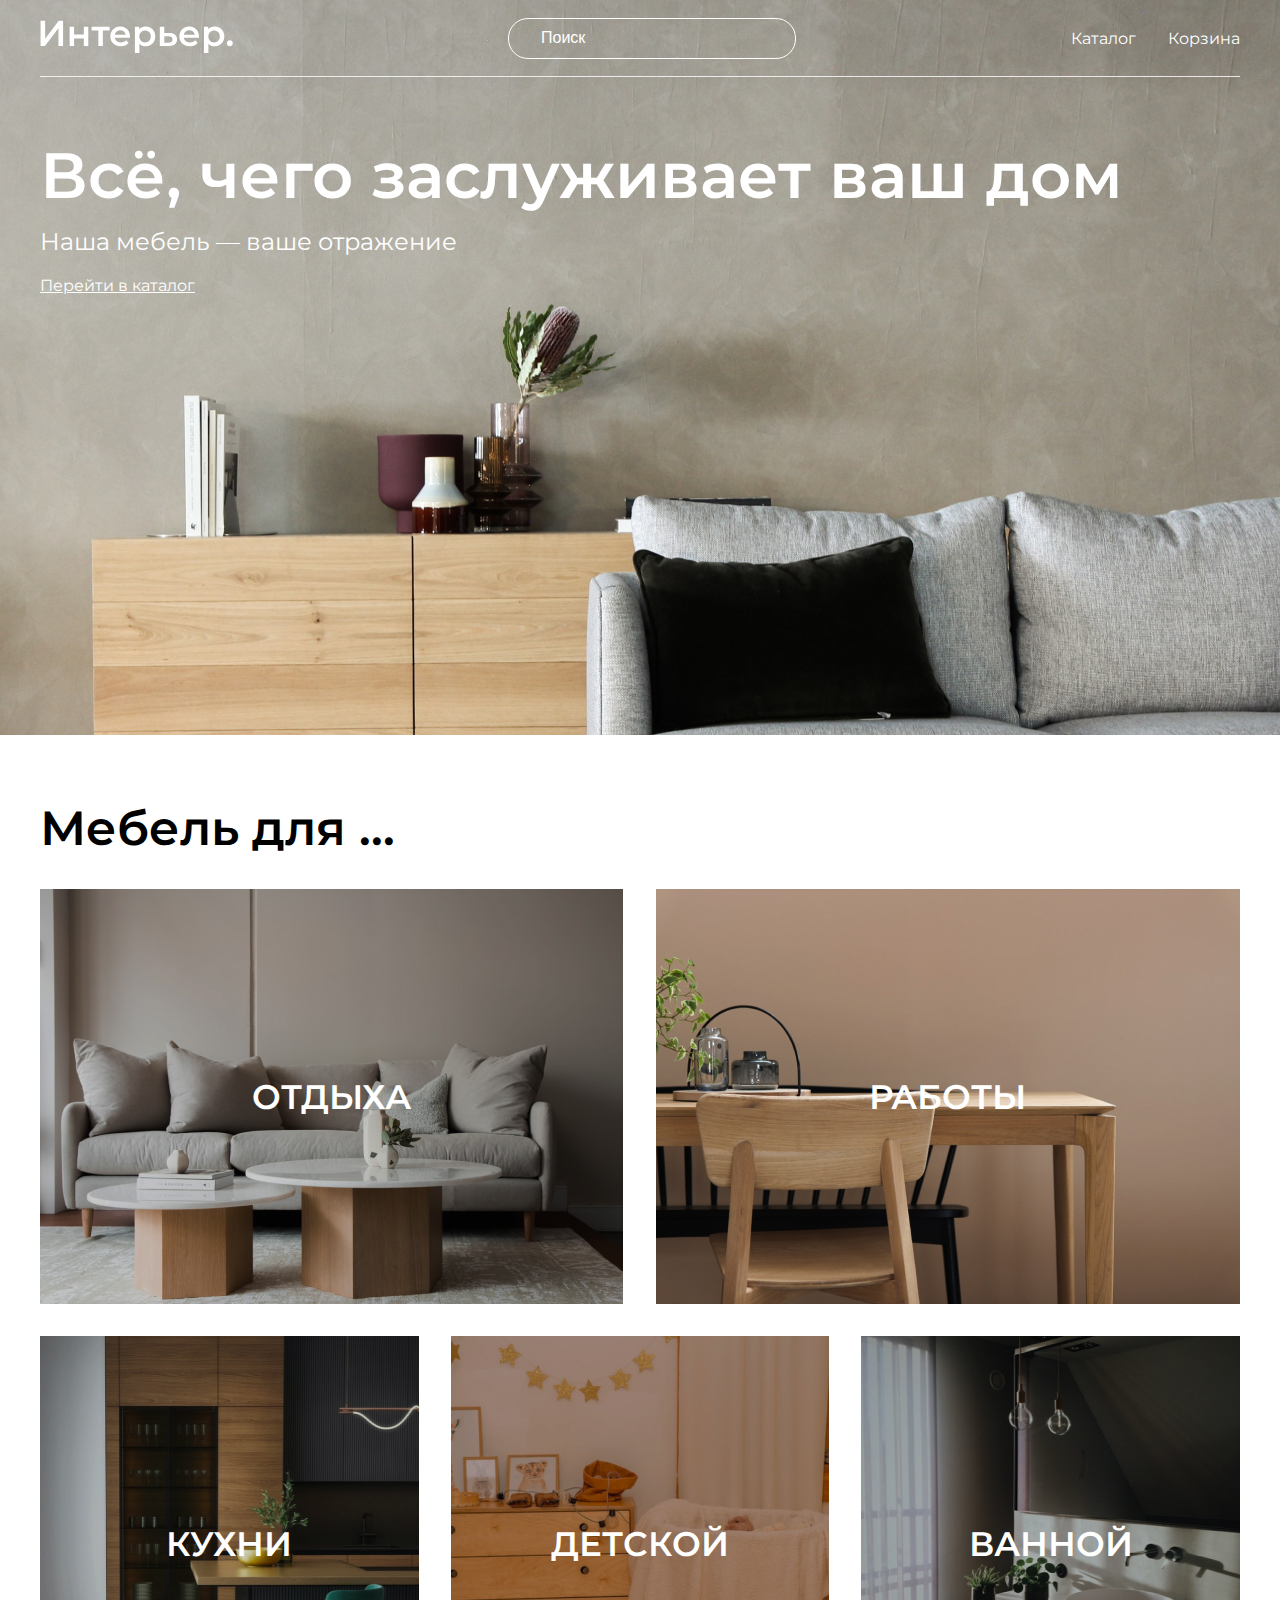
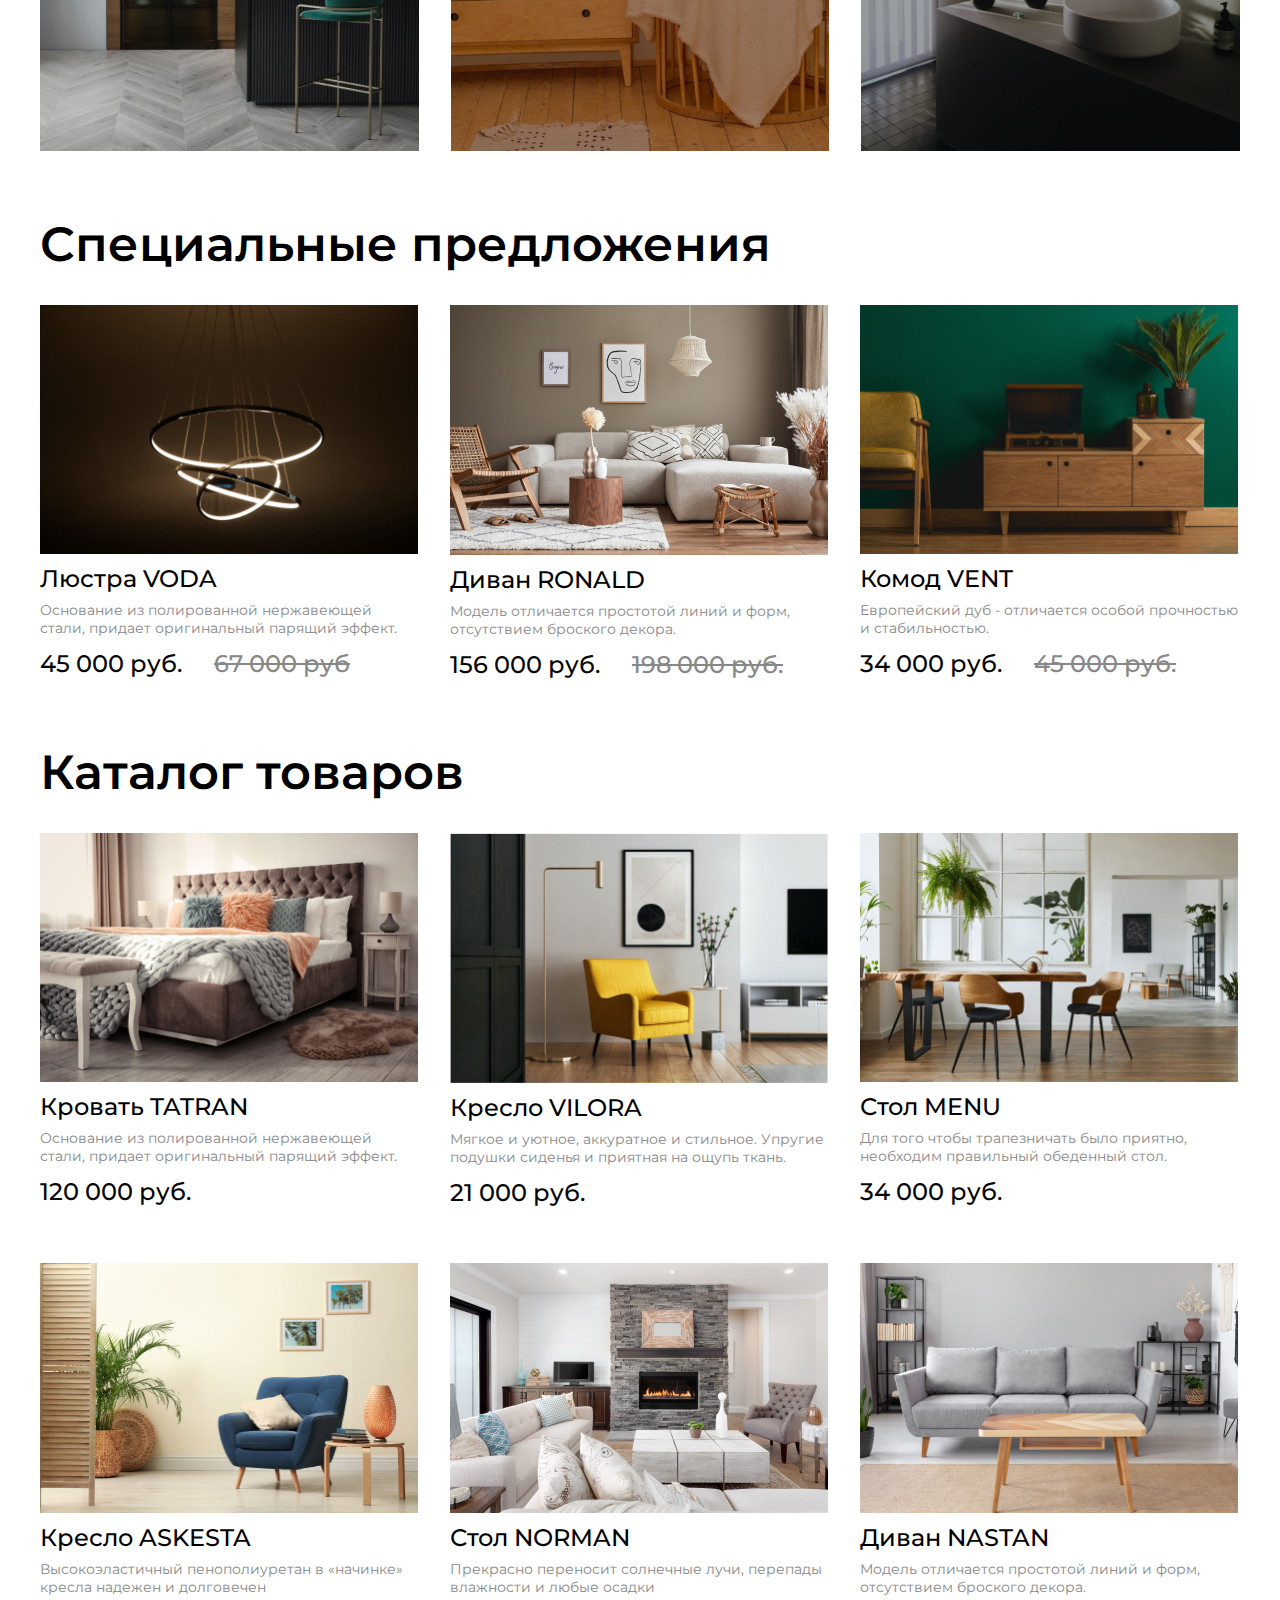
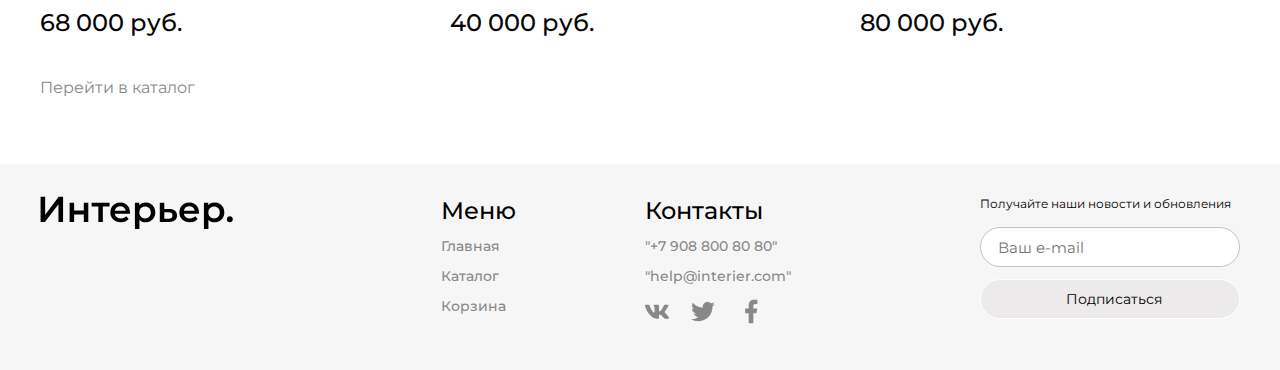
<file: index.html>
<!DOCTYPE html>
<html lang="ru">
<head>
    <meta charset="UTF-8">
    <meta name="viewport" content="width=device-width, initial-scale=1.0">
    <title>Главная страница</title>
    <link rel="preconnect" href="https://fonts.googleapis.com">
    <link rel="preconnect" href="https://fonts.gstatic.com" crossorigin>
    <link href="https://fonts.googleapis.com/css2?family=Montserrat:wght@400;500;600&display=swap" rel="stylesheet">
    <link rel="stylesheet" href="style.css">
</head>
<body>
    <div class="top center">
        <header class="header">
            <a href="index.html"><img class="header__logo" src="img/logo.svg" alt="Лого"></a>
            <input placeholder="Поиск" class="header__input" type="text">
            <nav class="header__menu">
                <a class="header__link" href="catalog.html">Каталог</a>
                <a class="header__link" href="cart.html">Корзина</a>
            </nav>
            <div class="header__menu_mob">
                <a href=""><svg width="20" height="19" viewBox="0 0 20 19" fill="none" xmlns="http://www.w3.org/2000/svg">
                    <g clip-path="url(#clip0_1_253)">
                    <path d="M5.7515 2.99153C4.59282 4.1485 3.91891 5.70376 3.86709 7.34035C3.81528 8.97695 4.38946 10.5717 5.47264 11.7997C6.55581 13.0276 8.06645 13.7963 9.69672 13.9492C11.2973 14.0992 12.8949 13.6446 14.1757 12.6767L17.5069 16.0087L17.5069 16.0087C17.5897 16.0915 17.6881 16.1572 17.7963 16.2021C17.9046 16.2469 18.0206 16.27 18.1377 16.27C18.2549 16.27 18.3709 16.2469 18.4791 16.2021C18.5873 16.1572 18.6857 16.0915 18.7685 16.0087C18.8514 15.9258 18.9171 15.8275 18.9619 15.7192C19.0068 15.611 19.0298 15.495 19.0298 15.3779C19.0298 15.2607 19.0068 15.1447 18.9619 15.0365C18.9171 14.9282 18.8514 14.8299 18.7685 14.747L18.7685 14.747L15.4368 11.4161C16.4021 10.1351 16.8547 8.53858 16.7038 6.93955C16.5501 5.31066 15.7816 3.80151 14.5547 2.71913C13.3277 1.63674 11.7345 1.06244 10.0992 1.11304C8.46381 1.16365 6.90917 1.83536 5.7515 2.99153ZM5.7515 2.99153L5.82216 3.06229L5.7515 2.99153ZM13.5895 4.25378C14.0271 4.68428 14.3751 5.19715 14.6135 5.76281C14.8518 6.32848 14.9758 6.93574 14.9783 7.54956C14.9808 8.16339 14.8618 8.77164 14.628 9.33923C14.3943 9.90681 14.0505 10.4225 13.6164 10.8565C13.1824 11.2906 12.6667 11.6344 12.0991 11.8682C11.5315 12.1019 10.9233 12.221 10.3094 12.2185C9.6956 12.216 9.08834 12.092 8.52268 11.8536C7.95702 11.6152 7.44415 11.2672 7.01365 10.8297C6.15334 9.95522 5.67341 8.77625 5.6784 7.54956C5.6834 6.32288 6.17291 5.14786 7.04032 4.28045C7.90772 3.41304 9.08274 2.92353 10.3094 2.91854C11.5361 2.91354 12.7151 3.39347 13.5895 4.25378Z" fill="white" stroke="white" stroke-width="0.2"/>
                    </g>
                    <defs>
                    <clipPath id="clip0_1_253">
                    <rect width="19" height="19" fill="white" transform="translate(0.800659)"/>
                    </clipPath>
                    </defs>
                    </svg>
                    </a>
                <a href="catalog.html"><svg width="20" height="21" viewBox="0 0 20 21" fill="none" xmlns="http://www.w3.org/2000/svg">
                    <rect x="0.800659" y="0.899902" width="4.57143" height="4.57143" fill="white"/>
                    <rect x="0.800659" y="8.21411" width="4.57143" height="4.57143" fill="white"/>
                    <rect x="0.800659" y="15.5283" width="4.57143" height="4.57143" fill="white"/>
                    <rect x="8.11414" y="8.21411" width="4.57143" height="4.57143" fill="white"/>
                    <rect x="8.11414" y="15.5283" width="4.57143" height="4.57143" fill="white"/>
                    <rect x="8.11414" y="0.899902" width="4.57143" height="4.57143" fill="white"/>
                    <rect x="15.4286" y="8.21411" width="4.57143" height="4.57143" fill="white"/>
                    <rect x="15.4286" y="15.5283" width="4.57143" height="4.57143" fill="white"/>
                    <rect x="15.4286" y="0.899902" width="4.57143" height="4.57143" fill="white"/>
                    </svg>
                    </a>
                <a href="cart.html"><svg width="25" height="25" viewBox="0 0 25 25" fill="none" xmlns="http://www.w3.org/2000/svg">
                    <path d="M14.5834 20.8334C15.1359 20.8334 15.6658 20.6139 16.0566 20.2232C16.4473 19.8325 16.6667 19.3026 16.6667 18.7501C16.6667 18.1975 16.4473 17.6676 16.0566 17.2769C15.6658 16.8862 15.1359 16.6667 14.5834 16.6667C14.0309 16.6667 13.501 16.8862 13.1103 17.2769C12.7196 17.6676 12.5001 18.1975 12.5001 18.7501C12.5001 19.3026 12.7196 19.8325 13.1103 20.2232C13.501 20.6139 14.0309 20.8334 14.5834 20.8334ZM7.29174 20.8334C7.84428 20.8334 8.37418 20.6139 8.76488 20.2232C9.15558 19.8325 9.37508 19.3026 9.37508 18.7501C9.37508 18.1975 9.15558 17.6676 8.76488 17.2769C8.37418 16.8862 7.84428 16.6667 7.29174 16.6667C6.73921 16.6667 6.20931 16.8862 5.81861 17.2769C5.4279 17.6676 5.20841 18.1975 5.20841 18.7501C5.20841 19.3026 5.4279 19.8325 5.81861 20.2232C6.20931 20.6139 6.73921 20.8334 7.29174 20.8334ZM20.873 6.16987C21.133 6.16149 21.3796 6.05229 21.5606 5.86538C21.7416 5.67846 21.8428 5.42849 21.8428 5.16831C21.8428 4.90814 21.7416 4.65816 21.5606 4.47125C21.3796 4.28433 21.133 4.17514 20.873 4.16675H19.674C18.7345 4.16675 17.922 4.81883 17.7178 5.7355L16.4126 11.6126C16.2084 12.5292 15.3959 13.1813 14.4563 13.1813H6.63133L5.12924 7.17091H14.8636C15.1212 7.15916 15.3644 7.04856 15.5425 6.86211C15.7206 6.67567 15.82 6.42773 15.82 6.16987C15.82 5.91201 15.7206 5.66408 15.5425 5.47763C15.3644 5.29119 15.1212 5.18059 14.8636 5.16883H5.12924C4.82473 5.16874 4.5242 5.23808 4.25051 5.37157C3.97682 5.50507 3.73716 5.69921 3.54976 5.93923C3.36236 6.17925 3.23215 6.45884 3.16903 6.75674C3.10591 7.05464 3.11154 7.36302 3.1855 7.65841L4.68758 13.6667C4.79586 14.1003 5.046 14.4852 5.39821 14.7602C5.75042 15.0352 6.18447 15.1845 6.63133 15.1845H14.4563C15.368 15.1846 16.2524 14.8738 16.9636 14.3033C17.6748 13.7329 18.1701 12.9369 18.3678 12.047L19.674 6.16987H20.873Z" fill="white"/>
                    </svg>
                    </a>
            </div>
        </header>
        <section class="top__content">
            <h1 class="top__title">Всё, чего заслуживает ваш дом</h1>
            <p class="top__text">Наша мебель — ваше отражение</p>
            <a class="top__link" href="catalog.html">Перейти в каталог</a>
        </section>
    </div>
    <div class="for center">
        <h2 class="for__title">Мебель для ... </h2>
        <div class="for__content">
            <div class="for__item item1 for__item_big">ОТДЫХА</div>
            <div class="for__item item2 for__item_big">РАБОТЫ</div>
            <div class="for__item item3">КУХНИ</div>
            <div class="for__item item4">ДЕТСКОЙ</div>
            <div class="for__item item5">ВАННОЙ</div>
        </div>
    </div>
    <div class="product-box center">
        <h2 class="product-box__title">Специальные предложения</h2>
        <div class="product-box__content spec">
            <article class="product">
                <img src="img/voda.jpg" alt="люстра" class="product__img">
                <h3 class="product__name">Люстра VODA</h3>
                <p class="product__text">Основание из полированной нержавеющей стали, придает оригинальный парящий эффект.</p>
                <div class="product__spec">
                    <p class="product__price">45 000 руб.</p>
                    <p class="product__price_sale">67 000 руб</p>
                </div>
            </article>
            <article class="product">
                <img src="img/ronald.jpg" alt="Диван" class="product__img">
                <h3 class="product__name">Диван RONALD</h3>
                <p class="product__text">Модель отличается простотой линий и форм, отсутствием броского декора.</p>
                <div class="product__spec">
                    <p class="product__price">156 000 руб.</p>
                    <p class="product__price_sale">198 000 руб.</p>
                </div>
                </article>
            <article class="product">
                <img src="img/vent.jpg" alt="Комод" class="product__img">
                <h3 class="product__name">Комод VENT</h3>
                <p class="product__text">Европейский дуб - отличается особой прочностью и стабильностью.</p>
                <div class="product__spec">
                    <p class="product__price">34 000 руб.</p>
                    <p class="product__price_sale">45 000 руб.</p>
                </div>
            </article>
        </div>
    </div>
    <div class="product-box center">
        <h2 class="product-box__title">Каталог товаров</h2>
        <div class="product-box__content">
            <article class="product">
                <img src="img/tatran.jpg" alt="Кровать" class="product__img">
                <h3 class="product__name">Кровать TATRAN</h3>
                <p class="product__text">Основание из полированной нержавеющей стали, придает оригинальный парящий эффект.</p>
                <p class="product__price">120 000 руб.</p>
            </article>
            <article class="product">
                <img src="img/vilora.jpg" alt="Кресло" class="product__img">
                <h3 class="product__name">Кресло VILORA</h3>
                <p class="product__text">Мягкое и уютное, аккуратное и стильное. Упругие подушки сиденья и приятная на ощупь ткань.</p>
                <p class="product__price">21 000 руб.</p>
            </article>
            <article class="product">
                <img src="img/menu.jpg" alt="Стол" class="product__img">
                <h3 class="product__name">Стол MENU</h3>
                <p class="product__text">Для того чтобы трапезничать было приятно, необходим правильный обеденный стол.</p>
                <p class="product__price">34 000 руб.</p>
            </article>
            <article class="product">
                <img src="img/ASKESTA.jpg" alt="Кресло" class="product__img">
                <h3 class="product__name">Кресло ASKESTA</h3>
                <p class="product__text">Высокоэластичный пенополиуретан в «начинке» кресла надежен и долговечен</p>
                <p class="product__price">68 000 руб.</p>
            </article>
            <article class="product">
                <img src="img/NORMAN.jpg" alt="Стол" class="product__img">
                <h3 class="product__name">Стол NORMAN</h3>
                <p class="product__text">Прекрасно переносит солнечные лучи, перепады влажности и любые осадки</p>
                <p class="product__price">40 000 руб.</p>
            </article>
            <article class="product">
                <img src="img/NASTAN.jpg" alt="Диван" class="product__img">
                <h3 class="product__name">Диван NASTAN</h3>
                <p class="product__text">Модель отличается простотой линий и форм, отсутствием броского декора.</p>
                <p class="product__price">80 000 руб.</p>
            </article>
        </div>
    </div>
    <nav class="bottom-nav center">
        <a class="bottom-nav__link" href="catalog.html">Перейти в каталог</a>
    </nav>
    <footer class="footer center">
        <a class="footer__logo" href="index.html"><img src="img/logoblack.svg" alt="logo"></a>
        <div class="footer__content">
            <div class="footer-box">
                <nav class="footer-box__menu">
                    <h4 class="footer-box__title">Меню</h4>
                    <a class="footer-box__link" href="index.html">Главная</a>
                    <a class="footer-box__link" href="catalog.html">Каталог</a>
                    <a class="footer-box__link" href="cart.html">Корзина</a>
                </nav>
                <nav class="footer-box__menu">
                    <h4 class="footer-box__title">Контакты</h4>
                    <a class="footer-box__link" href="#">"+7 908 800 80 80"</a>
                    <a class="footer-box__link" href="#">"help@interier.com"</a>
                    <nav class="icons">
                        <a href="#"><svg width="24" height="15" viewBox="0 0 24 15" fill="none" xmlns="http://www.w3.org/2000/svg">
                            <path class="icons__social" fill-rule="evenodd" clip-rule="evenodd" d="M23.45 1.61585C23.616 1.06985 23.45 0.667847 22.655 0.667847H20.03C19.362 0.667847 19.054 1.01485 18.887 1.39785C18.887 1.39785 17.552 4.59385 15.661 6.66985C15.049 7.27185 14.771 7.46285 14.437 7.46285C14.27 7.46285 14.019 7.27185 14.019 6.72485V1.61585C14.019 0.959847 13.835 0.667847 13.279 0.667847H9.151C8.734 0.667847 8.483 0.971847 8.483 1.26085C8.483 1.88185 9.429 2.02585 9.526 3.77385V7.57185C9.526 8.40485 9.373 8.55585 9.039 8.55585C8.149 8.55585 5.984 5.34485 4.699 1.67085C4.45 0.955846 4.198 0.667847 3.527 0.667847H0.9C0.15 0.667847 0 1.01485 0 1.39785C0 2.07985 0.89 5.46785 4.145 9.94885C6.315 13.0088 9.37 14.6678 12.153 14.6678C13.822 14.6678 14.028 14.2998 14.028 13.6648V11.3518C14.028 10.6148 14.186 10.4678 14.715 10.4678C15.105 10.4678 15.772 10.6598 17.33 12.1348C19.11 13.8838 19.403 14.6678 20.405 14.6678H23.03C23.78 14.6678 24.156 14.2998 23.94 13.5718C23.702 12.8478 22.852 11.7968 21.725 10.5498C21.113 9.83985 20.195 9.07485 19.916 8.69185C19.527 8.20085 19.638 7.98185 19.916 7.54485C19.916 7.54485 23.116 3.11885 23.449 1.61585H23.45Z" fill="#888888"/>
                            </svg>
                            </a>
                        <a href="#"><svg xmlns="http://www.w3.org/2000/svg" width="28" height="29" viewBox="0 0 28 29" fill="none">
                            <g clip-path="url(#clip0_1_1295)">
                              <path class="icons__social" d="M25.8557 7.11685C24.965 7.51083 24.0205 7.76957 23.0533 7.88452C24.0727 7.27486 24.8357 6.31537 25.2 5.18485C24.2433 5.75419 23.1945 6.15319 22.1013 6.36902C21.3671 5.58336 20.3938 5.06231 19.3328 4.88687C18.2718 4.71143 17.1826 4.89143 16.2345 5.39888C15.2864 5.90634 14.5325 6.71282 14.09 7.69295C13.6475 8.67307 13.5412 9.77193 13.7877 10.8187C11.8476 10.7215 9.94974 10.2173 8.21718 9.33896C6.48463 8.46063 4.95616 7.22774 3.73102 5.72035C3.29735 6.46521 3.06946 7.31195 3.07068 8.17385C3.07068 9.86552 3.93168 11.36 5.24068 12.235C4.46603 12.2106 3.70842 12.0014 3.03102 11.6249V11.6855C3.03125 12.8122 3.42111 13.9041 4.1345 14.7761C4.8479 15.6481 5.84091 16.2466 6.94518 16.47C6.22607 16.6649 5.47204 16.6936 4.74018 16.554C5.05153 17.5238 5.65836 18.3719 6.47571 18.9796C7.29306 19.5874 8.28 19.9243 9.29835 19.9432C8.28624 20.7381 7.12739 21.3257 5.88804 21.6724C4.6487 22.0191 3.35316 22.1182 2.07552 21.9639C4.30583 23.3982 6.90213 24.1597 9.55385 24.1572C18.529 24.1572 23.4372 16.722 23.4372 10.2739C23.4372 10.0639 23.4313 9.85152 23.422 9.64385C24.3774 8.95338 25.2019 8.09804 25.8568 7.11802L25.8557 7.11685Z" fill="#888888"/>
                            </g>
                            <defs>
                              <clipPath id="clip0_1_1295">
                                <rect width="28" height="28" fill="white" transform="translate(0 0.518188)"/>
                              </clipPath>
                            </defs>
                          </svg></a>
                        <a href="#"><svg xmlns="http://www.w3.org/2000/svg" width="28" height="29" viewBox="0 0 28 29" fill="none">
                            <g clip-path="url(#clip0_1_1292)">
                              <path class="icons__social" d="M16.3333 16.2395H19.25L20.4167 11.5728H16.3333V9.2395C16.3333 8.03783 16.3333 6.90617 18.6667 6.90617H20.4167V2.98617C20.0363 2.936 18.6002 2.82283 17.0835 2.82283C13.916 2.82283 11.6667 4.756 11.6667 8.30617V11.5728H8.16666V16.2395H11.6667V26.1562H16.3333V16.2395Z" fill="#888888"/>
                            </g>
                            <defs>
                              <clipPath id="clip0_1_1292">
                                <rect width="28" height="28" fill="white" transform="translate(0 0.489502)"/>
                              </clipPath>
                            </defs>
                          </svg></a>
                    </nav>
                </nav>
            </div>
            <form class="footer__form" action="#">
                <p class="footer__text">Получайте наши новости и обновления</p>
                <input class="footer__emailforms" placeholder="Ваш e-mail" type="email" name="e-mail" id="e-mail">
                <button class="footer__btn" type="submit">Подписаться</button>
            </form>
        </div>
    </footer>
</body>
</html>
</file>
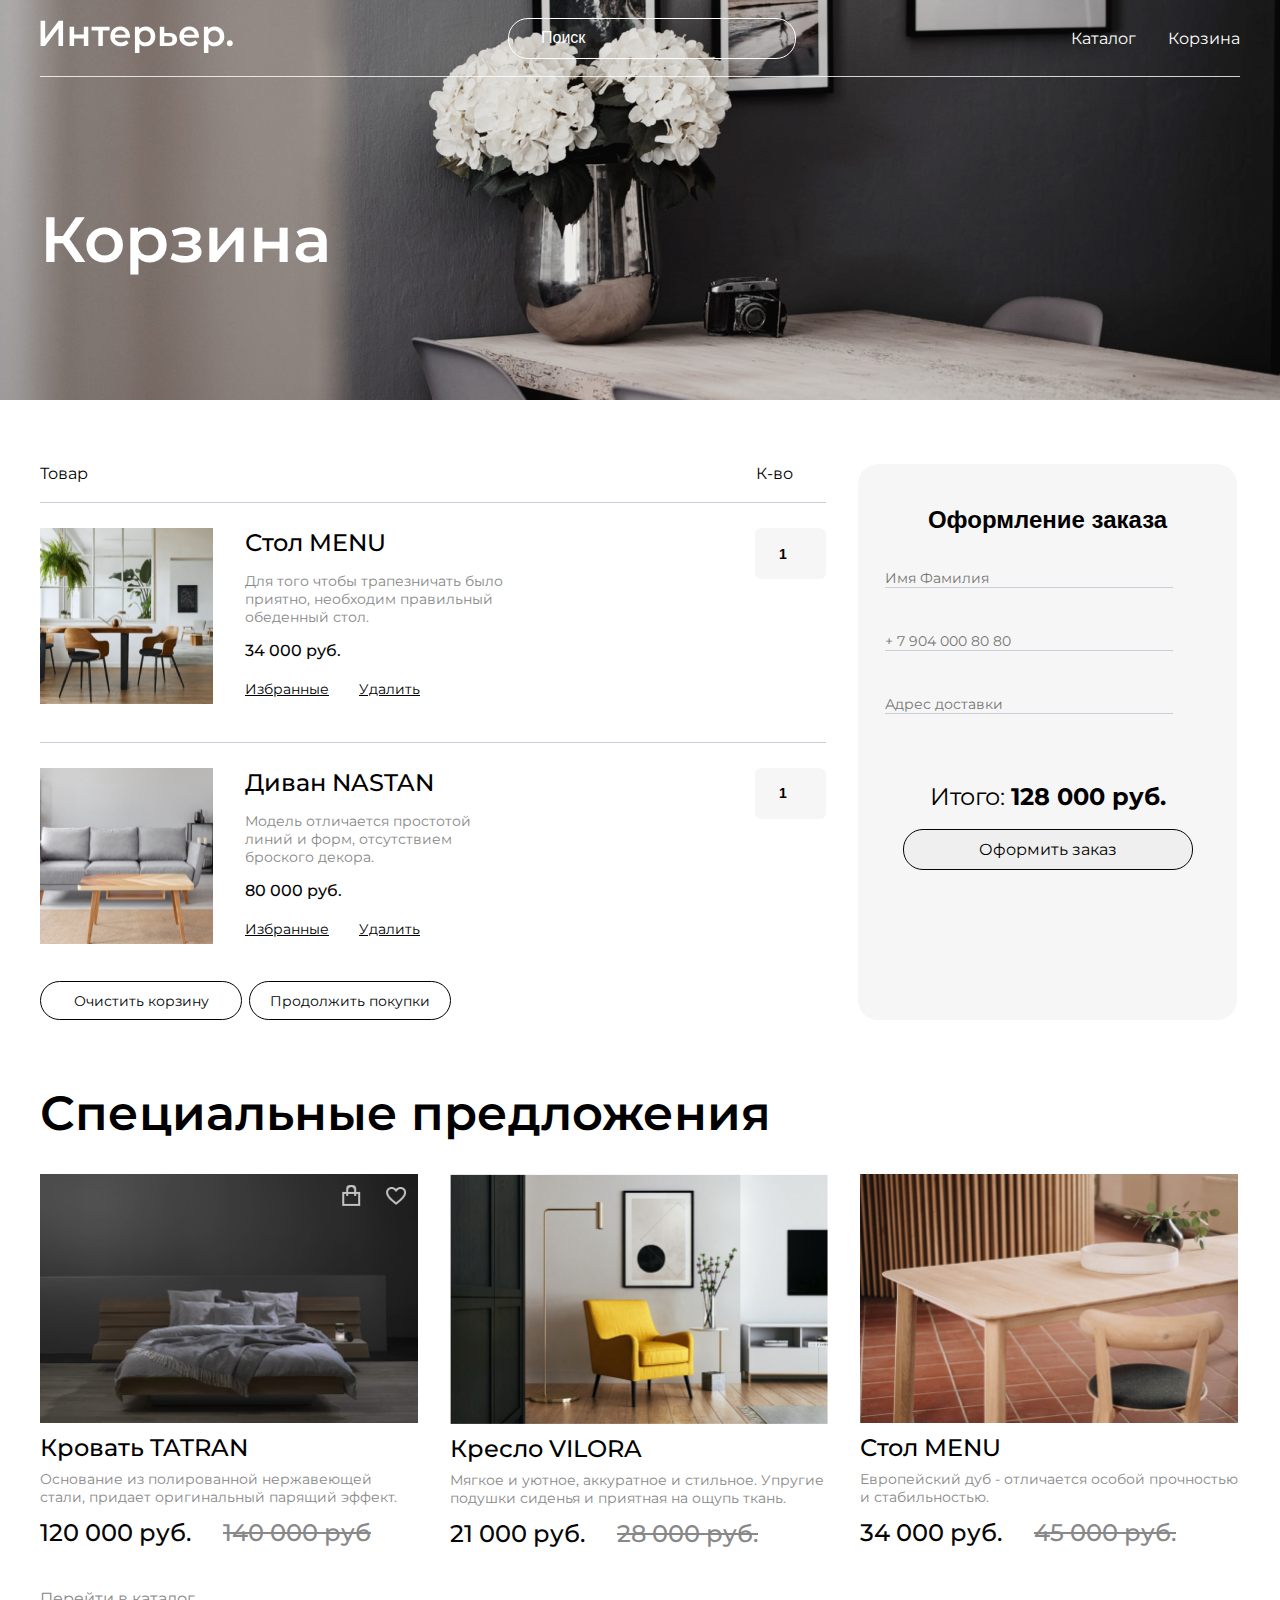
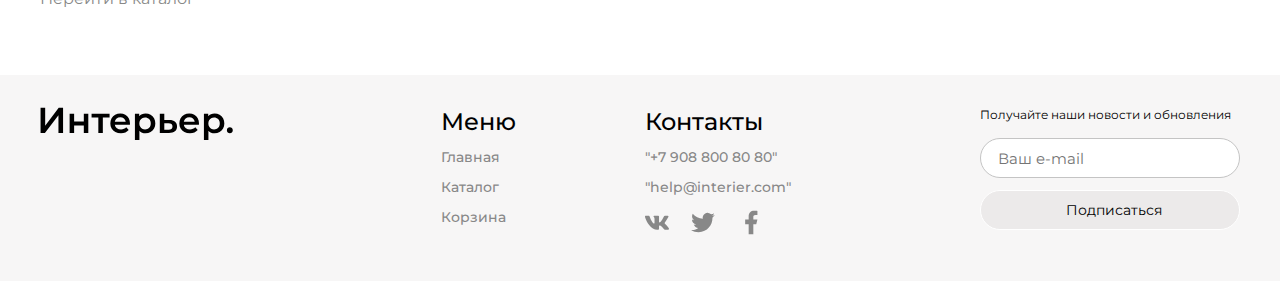
<file: cart.html>
<!DOCTYPE html>
<html lang="ru">
<head>
    <meta charset="UTF-8">
    <meta name="viewport" content="width=device-width, initial-scale=1.0">
    <title>Корзина</title>
    <link rel="preconnect" href="https://fonts.googleapis.com">
    <link rel="preconnect" href="https://fonts.gstatic.com" crossorigin>
    <link href="https://fonts.googleapis.com/css2?family=Montserrat:wght@400;500;600&display=swap" rel="stylesheet">
    <link rel="stylesheet" href="style.css">
</head>
<body>
    <div class="top-cart center">
        <header class="header">
            <a href="index.html"><img class="header__logo" src="img/logo.svg" alt="Лого"></a>
            <input placeholder="Поиск" class="header__input" type="text">
            <nav class="header__menu">
                <a class="header__link" href="catalog.html">Каталог</a>
                <a class="header__link" href="cart.html">Корзина</a>
            </nav>
            <div class="header__menu_mob">
                <a href=""><svg width="20" height="19" viewBox="0 0 20 19" fill="none" xmlns="http://www.w3.org/2000/svg">
                    <g clip-path="url(#clip0_1_253)">
                    <path d="M5.7515 2.99153C4.59282 4.1485 3.91891 5.70376 3.86709 7.34035C3.81528 8.97695 4.38946 10.5717 5.47264 11.7997C6.55581 13.0276 8.06645 13.7963 9.69672 13.9492C11.2973 14.0992 12.8949 13.6446 14.1757 12.6767L17.5069 16.0087L17.5069 16.0087C17.5897 16.0915 17.6881 16.1572 17.7963 16.2021C17.9046 16.2469 18.0206 16.27 18.1377 16.27C18.2549 16.27 18.3709 16.2469 18.4791 16.2021C18.5873 16.1572 18.6857 16.0915 18.7685 16.0087C18.8514 15.9258 18.9171 15.8275 18.9619 15.7192C19.0068 15.611 19.0298 15.495 19.0298 15.3779C19.0298 15.2607 19.0068 15.1447 18.9619 15.0365C18.9171 14.9282 18.8514 14.8299 18.7685 14.747L18.7685 14.747L15.4368 11.4161C16.4021 10.1351 16.8547 8.53858 16.7038 6.93955C16.5501 5.31066 15.7816 3.80151 14.5547 2.71913C13.3277 1.63674 11.7345 1.06244 10.0992 1.11304C8.46381 1.16365 6.90917 1.83536 5.7515 2.99153ZM5.7515 2.99153L5.82216 3.06229L5.7515 2.99153ZM13.5895 4.25378C14.0271 4.68428 14.3751 5.19715 14.6135 5.76281C14.8518 6.32848 14.9758 6.93574 14.9783 7.54956C14.9808 8.16339 14.8618 8.77164 14.628 9.33923C14.3943 9.90681 14.0505 10.4225 13.6164 10.8565C13.1824 11.2906 12.6667 11.6344 12.0991 11.8682C11.5315 12.1019 10.9233 12.221 10.3094 12.2185C9.6956 12.216 9.08834 12.092 8.52268 11.8536C7.95702 11.6152 7.44415 11.2672 7.01365 10.8297C6.15334 9.95522 5.67341 8.77625 5.6784 7.54956C5.6834 6.32288 6.17291 5.14786 7.04032 4.28045C7.90772 3.41304 9.08274 2.92353 10.3094 2.91854C11.5361 2.91354 12.7151 3.39347 13.5895 4.25378Z" fill="white" stroke="white" stroke-width="0.2"/>
                    </g>
                    <defs>
                    <clipPath id="clip0_1_253">
                    <rect width="19" height="19" fill="white" transform="translate(0.800659)"/>
                    </clipPath>
                    </defs>
                    </svg>
                    </a>
                <a href="catalog.html"><svg width="20" height="21" viewBox="0 0 20 21" fill="none" xmlns="http://www.w3.org/2000/svg">
                    <rect x="0.800659" y="0.899902" width="4.57143" height="4.57143" fill="white"/>
                    <rect x="0.800659" y="8.21411" width="4.57143" height="4.57143" fill="white"/>
                    <rect x="0.800659" y="15.5283" width="4.57143" height="4.57143" fill="white"/>
                    <rect x="8.11414" y="8.21411" width="4.57143" height="4.57143" fill="white"/>
                    <rect x="8.11414" y="15.5283" width="4.57143" height="4.57143" fill="white"/>
                    <rect x="8.11414" y="0.899902" width="4.57143" height="4.57143" fill="white"/>
                    <rect x="15.4286" y="8.21411" width="4.57143" height="4.57143" fill="white"/>
                    <rect x="15.4286" y="15.5283" width="4.57143" height="4.57143" fill="white"/>
                    <rect x="15.4286" y="0.899902" width="4.57143" height="4.57143" fill="white"/>
                    </svg>
                    </a>
                <a href="cart.html"><svg width="25" height="25" viewBox="0 0 25 25" fill="none" xmlns="http://www.w3.org/2000/svg">
                    <path d="M14.5834 20.8334C15.1359 20.8334 15.6658 20.6139 16.0566 20.2232C16.4473 19.8325 16.6667 19.3026 16.6667 18.7501C16.6667 18.1975 16.4473 17.6676 16.0566 17.2769C15.6658 16.8862 15.1359 16.6667 14.5834 16.6667C14.0309 16.6667 13.501 16.8862 13.1103 17.2769C12.7196 17.6676 12.5001 18.1975 12.5001 18.7501C12.5001 19.3026 12.7196 19.8325 13.1103 20.2232C13.501 20.6139 14.0309 20.8334 14.5834 20.8334ZM7.29174 20.8334C7.84428 20.8334 8.37418 20.6139 8.76488 20.2232C9.15558 19.8325 9.37508 19.3026 9.37508 18.7501C9.37508 18.1975 9.15558 17.6676 8.76488 17.2769C8.37418 16.8862 7.84428 16.6667 7.29174 16.6667C6.73921 16.6667 6.20931 16.8862 5.81861 17.2769C5.4279 17.6676 5.20841 18.1975 5.20841 18.7501C5.20841 19.3026 5.4279 19.8325 5.81861 20.2232C6.20931 20.6139 6.73921 20.8334 7.29174 20.8334ZM20.873 6.16987C21.133 6.16149 21.3796 6.05229 21.5606 5.86538C21.7416 5.67846 21.8428 5.42849 21.8428 5.16831C21.8428 4.90814 21.7416 4.65816 21.5606 4.47125C21.3796 4.28433 21.133 4.17514 20.873 4.16675H19.674C18.7345 4.16675 17.922 4.81883 17.7178 5.7355L16.4126 11.6126C16.2084 12.5292 15.3959 13.1813 14.4563 13.1813H6.63133L5.12924 7.17091H14.8636C15.1212 7.15916 15.3644 7.04856 15.5425 6.86211C15.7206 6.67567 15.82 6.42773 15.82 6.16987C15.82 5.91201 15.7206 5.66408 15.5425 5.47763C15.3644 5.29119 15.1212 5.18059 14.8636 5.16883H5.12924C4.82473 5.16874 4.5242 5.23808 4.25051 5.37157C3.97682 5.50507 3.73716 5.69921 3.54976 5.93923C3.36236 6.17925 3.23215 6.45884 3.16903 6.75674C3.10591 7.05464 3.11154 7.36302 3.1855 7.65841L4.68758 13.6667C4.79586 14.1003 5.046 14.4852 5.39821 14.7602C5.75042 15.0352 6.18447 15.1845 6.63133 15.1845H14.4563C15.368 15.1846 16.2524 14.8738 16.9636 14.3033C17.6748 13.7329 18.1701 12.9369 18.3678 12.047L19.674 6.16987H20.873Z" fill="white"/>
                    </svg>
                    </a>
            </div>
        </header>
        <h1 class="top-cart__title">Корзина</h1>
    </div>
    <div class="cart center">
        <div class="cart__content">
            <div class="name-box">
                <p class="name-box__text text1">Товар</p>
                <p class="name-box__text text2">К-во</p>
            </div>
            <div class="cart__item">
                <div class="product-cart">
                    <img class="product-cart__img" src="img/menu3.jpg" alt="стол">
                    <div class="product-cart__info">
                        <h3 class="product-cart__title">Стол MENU</h3>
                        <p class="product-cart__text">Для того чтобы трапезничать было приятно, необходим правильный обеденный стол.</p>
                        <p class="product-cart__price">34 000 руб.</p>
                        <div class="cart-box">
                            <a class="cart-box__btn" href="#">Избранные</a>
                            <a class="cart-box__btn" href="#">Удалить</a>
                        </div>
                    </div>
                </div>
                <input class="cart__number" type="number" value="1" min="1">
            </div>
            <div class="cart__item">
                <div class="product-cart">
                    <img class="product-cart__img" src="img/NASTAN3.jpg" alt="диван">
                    <div class="product-cart__info">
                        <h3 class="product-cart__title">Диван NASTAN</h3>
                        <p class="product-cart__text">Модель отличается простотой линий и форм, отсутствием броского декора.</p>
                        <p class="product-cart__price">80 000 руб.</p>
                        <div class="cart-box">
                            <a class="cart-box__btn" href="#">Избранные</a>
                            <a class="cart-box__btn" href="#">Удалить</a>
                        </div>
                    </div>
                </div>
                <input class="cart__number" type="number" value="1" min="1">
            </div>
            <nav class="input-box">
                <a class="input-box__btn btn_left" href="#">Очистить корзину</a>
                <a class="input-box__btn btn_right" href="catalog.html">Продолжить покупки</a>
            </nav>
        </div>
        <div class="cart__form">
            <h3 class="cart__form-title">Оформление заказа</h3>
            <form class="cart__form-input" action="#">
                <input class="cart__form-info" type="text" placeholder="Имя Фамилия">
                <input class="cart__form-info" type="tel" placeholder="+ 7 904 000 80 80">
                <input class="cart__form-info" type="text" placeholder="Адрес доставки">
            </form>
            <p class="cart__form-total">Итого: <b>128 000 руб.</b></p>
            <form class="cart__form-btn" action="#">
                <button class="cart__form-order" type="button">Оформить заказ</button>
            </form>
        </div>
    </div>
    <div class="product-box center">
        <h2 class="product-box__title">Специальные предложения</h2>
        <div class="product-box__content">
            <article class="product">
                <img src="img/tatran2.jpg" alt="кровать" class="product__img">
                <h3 class="product__name">Кровать TATRAN</h3>
                <p class="product__text">Основание из полированной нержавеющей стали, придает оригинальный парящий эффект.</p>
                <div class="product__spec">
                    <p class="product__price">120 000 руб.</p>
                    <p class="product__price_sale">140 000 руб</p>
                </div>
            </article>
            <article class="product">
                <img src="img/vilora.jpg" alt="Кресло" class="product__img">
                <h3 class="product__name">Кресло VILORA</h3>
                <p class="product__text">Мягкое и уютное, аккуратное и стильное. Упругие подушки сиденья и приятная на ощупь ткань.</p>
                <div class="product__spec">
                    <p class="product__price">21 000 руб.</p>
                    <p class="product__price_sale">28 000 руб.</p>
                </div>
                </article>
            <article class="product">
                <img src="img/menu2.jpg" alt="Стол" class="product__img">
                <h3 class="product__name">Стол MENU</h3>
                <p class="product__text">Европейский дуб - отличается особой прочностью и стабильностью.</p>
                <div class="product__spec">
                    <p class="product__price">34 000 руб.</p>
                    <p class="product__price_sale">45 000 руб.</p>
                </div>
            </article>
        </div>
    </div>
    <nav class="bottom-nav center">
        <a class="bottom-nav__link" href="catalog.html">Перейти в каталог</a>
    </nav>
    <footer class="footer center">
        <a class="footer__logo" href="index.html"><img src="img/logoblack.svg" alt="logo"></a>
        <div class="footer__content">
            <div class="footer-box">
                <nav class="footer-box__menu">
                    <h4 class="footer-box__title">Меню</h4>
                    <a class="footer-box__link" href="index.html">Главная</a>
                    <a class="footer-box__link" href="catalog.html">Каталог</a>
                    <a class="footer-box__link" href="#">Корзина</a>
                </nav>
                <nav class="footer-box__menu">
                    <h4 class="footer-box__title">Контакты</h4>
                    <a class="footer-box__link" href="#">"+7 908 800 80 80"</a>
                    <a class="footer-box__link" href="#">"help@interier.com"</a>
                    <nav class="icons">
                        <a href="#"><svg width="24" height="15" viewBox="0 0 24 15" fill="none" xmlns="http://www.w3.org/2000/svg">
                            <path class="icons__social" fill-rule="evenodd" clip-rule="evenodd" d="M23.45 1.61585C23.616 1.06985 23.45 0.667847 22.655 0.667847H20.03C19.362 0.667847 19.054 1.01485 18.887 1.39785C18.887 1.39785 17.552 4.59385 15.661 6.66985C15.049 7.27185 14.771 7.46285 14.437 7.46285C14.27 7.46285 14.019 7.27185 14.019 6.72485V1.61585C14.019 0.959847 13.835 0.667847 13.279 0.667847H9.151C8.734 0.667847 8.483 0.971847 8.483 1.26085C8.483 1.88185 9.429 2.02585 9.526 3.77385V7.57185C9.526 8.40485 9.373 8.55585 9.039 8.55585C8.149 8.55585 5.984 5.34485 4.699 1.67085C4.45 0.955846 4.198 0.667847 3.527 0.667847H0.9C0.15 0.667847 0 1.01485 0 1.39785C0 2.07985 0.89 5.46785 4.145 9.94885C6.315 13.0088 9.37 14.6678 12.153 14.6678C13.822 14.6678 14.028 14.2998 14.028 13.6648V11.3518C14.028 10.6148 14.186 10.4678 14.715 10.4678C15.105 10.4678 15.772 10.6598 17.33 12.1348C19.11 13.8838 19.403 14.6678 20.405 14.6678H23.03C23.78 14.6678 24.156 14.2998 23.94 13.5718C23.702 12.8478 22.852 11.7968 21.725 10.5498C21.113 9.83985 20.195 9.07485 19.916 8.69185C19.527 8.20085 19.638 7.98185 19.916 7.54485C19.916 7.54485 23.116 3.11885 23.449 1.61585H23.45Z" fill="#888888"/>
                            </svg>
                            </a>
                        <a href="#"><svg xmlns="http://www.w3.org/2000/svg" width="28" height="29" viewBox="0 0 28 29" fill="none">
                            <g clip-path="url(#clip0_1_1295)">
                              <path class="icons__social" d="M25.8557 7.11685C24.965 7.51083 24.0205 7.76957 23.0533 7.88452C24.0727 7.27486 24.8357 6.31537 25.2 5.18485C24.2433 5.75419 23.1945 6.15319 22.1013 6.36902C21.3671 5.58336 20.3938 5.06231 19.3328 4.88687C18.2718 4.71143 17.1826 4.89143 16.2345 5.39888C15.2864 5.90634 14.5325 6.71282 14.09 7.69295C13.6475 8.67307 13.5412 9.77193 13.7877 10.8187C11.8476 10.7215 9.94974 10.2173 8.21718 9.33896C6.48463 8.46063 4.95616 7.22774 3.73102 5.72035C3.29735 6.46521 3.06946 7.31195 3.07068 8.17385C3.07068 9.86552 3.93168 11.36 5.24068 12.235C4.46603 12.2106 3.70842 12.0014 3.03102 11.6249V11.6855C3.03125 12.8122 3.42111 13.9041 4.1345 14.7761C4.8479 15.6481 5.84091 16.2466 6.94518 16.47C6.22607 16.6649 5.47204 16.6936 4.74018 16.554C5.05153 17.5238 5.65836 18.3719 6.47571 18.9796C7.29306 19.5874 8.28 19.9243 9.29835 19.9432C8.28624 20.7381 7.12739 21.3257 5.88804 21.6724C4.6487 22.0191 3.35316 22.1182 2.07552 21.9639C4.30583 23.3982 6.90213 24.1597 9.55385 24.1572C18.529 24.1572 23.4372 16.722 23.4372 10.2739C23.4372 10.0639 23.4313 9.85152 23.422 9.64385C24.3774 8.95338 25.2019 8.09804 25.8568 7.11802L25.8557 7.11685Z" fill="#888888"/>
                            </g>
                            <defs>
                              <clipPath id="clip0_1_1295">
                                <rect width="28" height="28" fill="white" transform="translate(0 0.518188)"/>
                              </clipPath>
                            </defs>
                          </svg></a>
                        <a href="#"><svg xmlns="http://www.w3.org/2000/svg" width="28" height="29" viewBox="0 0 28 29" fill="none">
                            <g clip-path="url(#clip0_1_1292)">
                              <path class="icons__social" d="M16.3333 16.2395H19.25L20.4167 11.5728H16.3333V9.2395C16.3333 8.03783 16.3333 6.90617 18.6667 6.90617H20.4167V2.98617C20.0363 2.936 18.6002 2.82283 17.0835 2.82283C13.916 2.82283 11.6667 4.756 11.6667 8.30617V11.5728H8.16666V16.2395H11.6667V26.1562H16.3333V16.2395Z" fill="#888888"/>
                            </g>
                            <defs>
                              <clipPath id="clip0_1_1292">
                                <rect width="28" height="28" fill="white" transform="translate(0 0.489502)"/>
                              </clipPath>
                            </defs>
                          </svg></a>
                    </nav>
                </nav>
            </div>
            <form class="footer__form" action="#">
                <p class="footer__text">Получайте наши новости и обновления</p>
                <input class="footer__emailforms" placeholder="Ваш e-mail" type="email" name="e-mail" id="e-mail">
                <button class="footer__btn" type="submit">Подписаться</button>
            </form>
        </div>
    </footer>
</body>
</html>
</file>
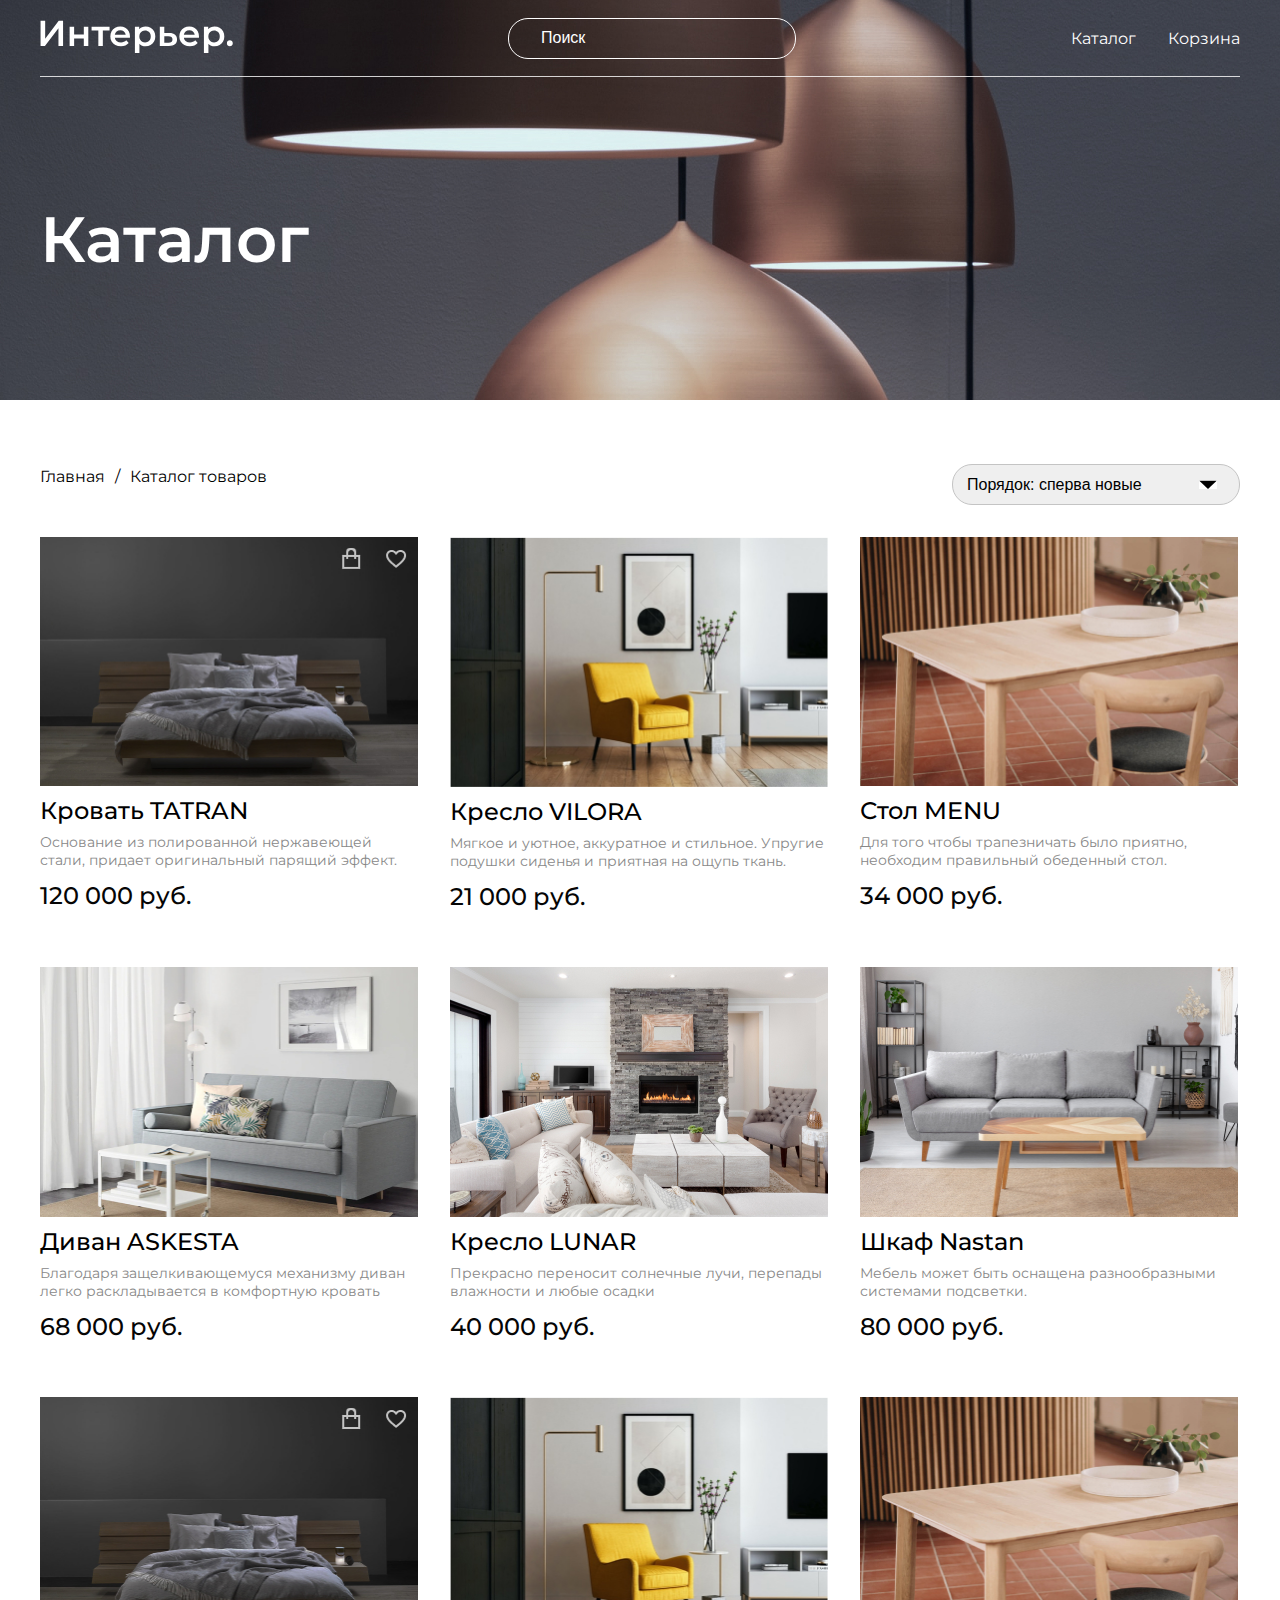
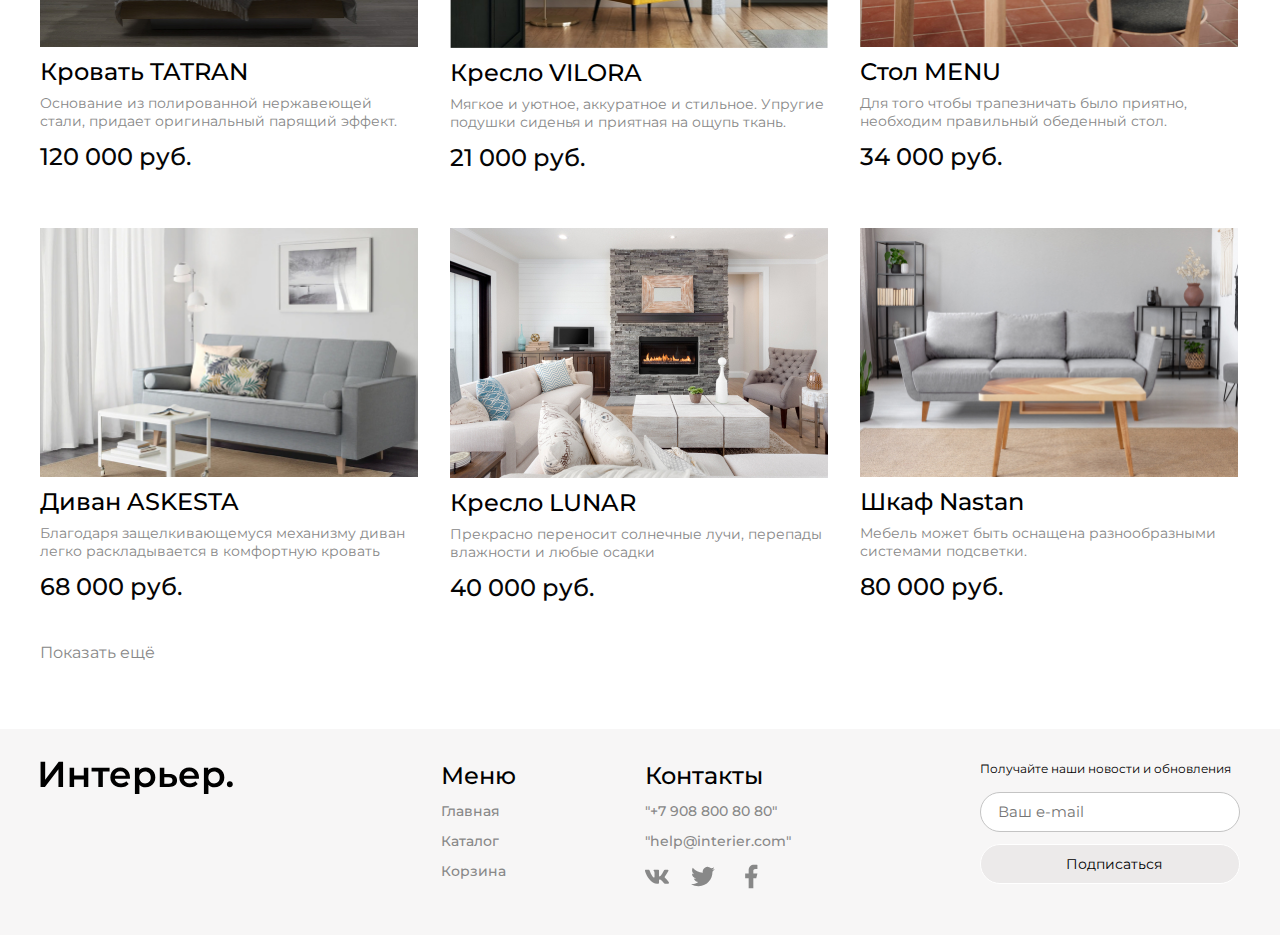
<file: catalog.html>
<!DOCTYPE html>
<html lang="ru">
<head>
    <meta charset="UTF-8">
    <meta name="viewport" content="width=device-width, initial-scale=1.0">
    <title>Каталог</title>
    <link rel="preconnect" href="https://fonts.googleapis.com">
    <link rel="preconnect" href="https://fonts.gstatic.com" crossorigin>
    <link href="https://fonts.googleapis.com/css2?family=Montserrat:wght@400;500;600&display=swap" rel="stylesheet">
    <link rel="stylesheet" href="style.css">
</head>
<body>
    <div class="top-katalog center">
        <header class="header">
            <a href="index.html"><img class="header__logo" src="img/logo.svg" alt="logo"></a>
            <input class="header__input" type="text" placeholder="Поиск">
            <nav class="header__menu">
                <a class="header__link" href="catalog.html">Каталог</a>
                <a class="header__link" href="cart.html">Корзина</a>
            </nav>
            <div class="header__menu_mob">
                <a href=""><svg width="20" height="19" viewBox="0 0 20 19" fill="none" xmlns="http://www.w3.org/2000/svg">
                    <g clip-path="url(#clip0_1_253)">
                    <path d="M5.7515 2.99153C4.59282 4.1485 3.91891 5.70376 3.86709 7.34035C3.81528 8.97695 4.38946 10.5717 5.47264 11.7997C6.55581 13.0276 8.06645 13.7963 9.69672 13.9492C11.2973 14.0992 12.8949 13.6446 14.1757 12.6767L17.5069 16.0087L17.5069 16.0087C17.5897 16.0915 17.6881 16.1572 17.7963 16.2021C17.9046 16.2469 18.0206 16.27 18.1377 16.27C18.2549 16.27 18.3709 16.2469 18.4791 16.2021C18.5873 16.1572 18.6857 16.0915 18.7685 16.0087C18.8514 15.9258 18.9171 15.8275 18.9619 15.7192C19.0068 15.611 19.0298 15.495 19.0298 15.3779C19.0298 15.2607 19.0068 15.1447 18.9619 15.0365C18.9171 14.9282 18.8514 14.8299 18.7685 14.747L18.7685 14.747L15.4368 11.4161C16.4021 10.1351 16.8547 8.53858 16.7038 6.93955C16.5501 5.31066 15.7816 3.80151 14.5547 2.71913C13.3277 1.63674 11.7345 1.06244 10.0992 1.11304C8.46381 1.16365 6.90917 1.83536 5.7515 2.99153ZM5.7515 2.99153L5.82216 3.06229L5.7515 2.99153ZM13.5895 4.25378C14.0271 4.68428 14.3751 5.19715 14.6135 5.76281C14.8518 6.32848 14.9758 6.93574 14.9783 7.54956C14.9808 8.16339 14.8618 8.77164 14.628 9.33923C14.3943 9.90681 14.0505 10.4225 13.6164 10.8565C13.1824 11.2906 12.6667 11.6344 12.0991 11.8682C11.5315 12.1019 10.9233 12.221 10.3094 12.2185C9.6956 12.216 9.08834 12.092 8.52268 11.8536C7.95702 11.6152 7.44415 11.2672 7.01365 10.8297C6.15334 9.95522 5.67341 8.77625 5.6784 7.54956C5.6834 6.32288 6.17291 5.14786 7.04032 4.28045C7.90772 3.41304 9.08274 2.92353 10.3094 2.91854C11.5361 2.91354 12.7151 3.39347 13.5895 4.25378Z" fill="white" stroke="white" stroke-width="0.2"/>
                    </g>
                    <defs>
                    <clipPath id="clip0_1_253">
                    <rect width="19" height="19" fill="white" transform="translate(0.800659)"/>
                    </clipPath>
                    </defs>
                    </svg>
                    </a>
                <a href="catalog.html"><svg width="20" height="21" viewBox="0 0 20 21" fill="none" xmlns="http://www.w3.org/2000/svg">
                    <rect x="0.800659" y="0.899902" width="4.57143" height="4.57143" fill="white"/>
                    <rect x="0.800659" y="8.21411" width="4.57143" height="4.57143" fill="white"/>
                    <rect x="0.800659" y="15.5283" width="4.57143" height="4.57143" fill="white"/>
                    <rect x="8.11414" y="8.21411" width="4.57143" height="4.57143" fill="white"/>
                    <rect x="8.11414" y="15.5283" width="4.57143" height="4.57143" fill="white"/>
                    <rect x="8.11414" y="0.899902" width="4.57143" height="4.57143" fill="white"/>
                    <rect x="15.4286" y="8.21411" width="4.57143" height="4.57143" fill="white"/>
                    <rect x="15.4286" y="15.5283" width="4.57143" height="4.57143" fill="white"/>
                    <rect x="15.4286" y="0.899902" width="4.57143" height="4.57143" fill="white"/>
                    </svg>
                    </a>
                <a href="cart.html"><svg width="25" height="25" viewBox="0 0 25 25" fill="none" xmlns="http://www.w3.org/2000/svg">
                    <path d="M14.5834 20.8334C15.1359 20.8334 15.6658 20.6139 16.0566 20.2232C16.4473 19.8325 16.6667 19.3026 16.6667 18.7501C16.6667 18.1975 16.4473 17.6676 16.0566 17.2769C15.6658 16.8862 15.1359 16.6667 14.5834 16.6667C14.0309 16.6667 13.501 16.8862 13.1103 17.2769C12.7196 17.6676 12.5001 18.1975 12.5001 18.7501C12.5001 19.3026 12.7196 19.8325 13.1103 20.2232C13.501 20.6139 14.0309 20.8334 14.5834 20.8334ZM7.29174 20.8334C7.84428 20.8334 8.37418 20.6139 8.76488 20.2232C9.15558 19.8325 9.37508 19.3026 9.37508 18.7501C9.37508 18.1975 9.15558 17.6676 8.76488 17.2769C8.37418 16.8862 7.84428 16.6667 7.29174 16.6667C6.73921 16.6667 6.20931 16.8862 5.81861 17.2769C5.4279 17.6676 5.20841 18.1975 5.20841 18.7501C5.20841 19.3026 5.4279 19.8325 5.81861 20.2232C6.20931 20.6139 6.73921 20.8334 7.29174 20.8334ZM20.873 6.16987C21.133 6.16149 21.3796 6.05229 21.5606 5.86538C21.7416 5.67846 21.8428 5.42849 21.8428 5.16831C21.8428 4.90814 21.7416 4.65816 21.5606 4.47125C21.3796 4.28433 21.133 4.17514 20.873 4.16675H19.674C18.7345 4.16675 17.922 4.81883 17.7178 5.7355L16.4126 11.6126C16.2084 12.5292 15.3959 13.1813 14.4563 13.1813H6.63133L5.12924 7.17091H14.8636C15.1212 7.15916 15.3644 7.04856 15.5425 6.86211C15.7206 6.67567 15.82 6.42773 15.82 6.16987C15.82 5.91201 15.7206 5.66408 15.5425 5.47763C15.3644 5.29119 15.1212 5.18059 14.8636 5.16883H5.12924C4.82473 5.16874 4.5242 5.23808 4.25051 5.37157C3.97682 5.50507 3.73716 5.69921 3.54976 5.93923C3.36236 6.17925 3.23215 6.45884 3.16903 6.75674C3.10591 7.05464 3.11154 7.36302 3.1855 7.65841L4.68758 13.6667C4.79586 14.1003 5.046 14.4852 5.39821 14.7602C5.75042 15.0352 6.18447 15.1845 6.63133 15.1845H14.4563C15.368 15.1846 16.2524 14.8738 16.9636 14.3033C17.6748 13.7329 18.1701 12.9369 18.3678 12.047L19.674 6.16987H20.873Z" fill="white"/>
                    </svg>
                    </a>
            </div>
        </header>
        <h2 class="top-katalog__title">Каталог</h2>
    </div>
    <div class="nav-katalog center">
        <nav class="nav-katalog__menu">
            <a class="nav-katalog__link" href="index.html">Главная</a>
            <p>/</p>
            <a class="nav-katalog__link" href="catalog.html">Каталог товаров</a>
        </nav>
        <form class="select" action="#">
            <select class="select__list" name="#" id="#">
                <option class="name__list" value="">Порядок: сперва новые</option>
                <option class="name__list" value="">Порядок: сперва популярные</option>
            </select>
        </form>
    </div>
    <div class="product-box__content center">
        <article class="product">
            <img src="img/tatran2.jpg" alt="Кровать" class="product__img">
            <h3 class="product__name">Кровать TATRAN</h3>
            <p class="product__text">Основание из полированной нержавеющей стали, придает оригинальный парящий эффект.</p>
            <p class="product__price">120 000 руб.</p>
        </article>
        <article class="product">
            <img src="img/vilora.jpg" alt="Кресло" class="product__img">
            <h3 class="product__name">Кресло VILORA</h3>
            <p class="product__text">Мягкое и уютное, аккуратное и стильное. Упругие подушки сиденья и приятная на ощупь ткань.</p>
            <p class="product__price">21 000 руб.</p>
        </article>
        <article class="product">
            <img src="img/menu2.jpg" alt="Стол" class="product__img">
            <h3 class="product__name">Стол MENU</h3>
            <p class="product__text">Для того чтобы трапезничать было приятно, необходим правильный обеденный стол.</p>
            <p class="product__price">34 000 руб.</p>
        </article>
        <article class="product">
            <img src="img/ASKESTA2.jpg" alt="Диван" class="product__img">
            <h3 class="product__name">Диван ASKESTA</h3>
            <p class="product__text">Благодаря защелкивающемуся механизму диван легко раскладывается в комфортную кровать</p>
            <p class="product__price">68 000 руб.</p>
        </article>
        <article class="product">
            <img src="img/NORMAN.jpg" alt="Кресло" class="product__img">
            <h3 class="product__name">Кресло LUNAR</h3>
            <p class="product__text">Прекрасно переносит солнечные лучи, перепады влажности и любые осадки</p>
            <p class="product__price">40 000 руб.</p>
        </article>
        <article class="product">
            <img src="img/NASTAN.jpg" alt="Шкаф" class="product__img">
            <h3 class="product__name">Шкаф Nastan</h3>
            <p class="product__text">Мебель может быть оснащена разнообразными системами подсветки.</p>
            <p class="product__price">80 000 руб.</p>
        </article>
        <article class="product">
            <img src="img/tatran2.jpg" alt="Кровать" class="product__img">
            <h3 class="product__name">Кровать TATRAN</h3>
            <p class="product__text">Основание из полированной нержавеющей стали, придает оригинальный парящий эффект.</p>
            <p class="product__price">120 000 руб.</p>
        </article>
        <article class="product">
            <img src="img/vilora.jpg" alt="Кресло" class="product__img">
            <h3 class="product__name">Кресло VILORA</h3>
            <p class="product__text">Мягкое и уютное, аккуратное и стильное. Упругие подушки сиденья и приятная на ощупь ткань.</p>
            <p class="product__price">21 000 руб.</p>
        </article>
        <article class="product">
            <img src="img/menu2.jpg" alt="Стол" class="product__img">
            <h3 class="product__name">Стол MENU</h3>
            <p class="product__text">Для того чтобы трапезничать было приятно, необходим правильный обеденный стол.</p>
            <p class="product__price">34 000 руб.</p>
        </article>
        <article class="product">
            <img src="img/ASKESTA2.jpg" alt="Диван" class="product__img">
            <h3 class="product__name">Диван ASKESTA</h3>
            <p class="product__text">Благодаря защелкивающемуся механизму диван легко раскладывается в комфортную кровать</p>
            <p class="product__price">68 000 руб.</p>
        </article>
        <article class="product">
            <img src="img/NORMAN.jpg" alt="Кресло" class="product__img">
            <h3 class="product__name">Кресло LUNAR</h3>
            <p class="product__text">Прекрасно переносит солнечные лучи, перепады влажности и любые осадки</p>
            <p class="product__price">40 000 руб.</p>
        </article>
        <article class="product">
            <img src="img/NASTAN.jpg" alt="Шкаф" class="product__img">
            <h3 class="product__name">Шкаф Nastan</h3>
            <p class="product__text">Мебель может быть оснащена разнообразными системами подсветки.</p>
            <p class="product__price">80 000 руб.</p>
        </article>
    </div>
    <nav class="bottom-nav center">
        <a class="bottom-nav__link" href="">Показать ещё</a>
    </nav>
    <footer class="footer center">
        <a class="footer__logo" href="index.html"><img src="img/logoblack.svg" alt="logo"></a>
        <div class="footer__content">
            <div class="footer-box">
                <nav class="footer-box__menu">
                    <h4 class="footer-box__title">Меню</h4>
                    <a class="footer-box__link" href="index.html">Главная</a>
                    <a class="footer-box__link" href="catalog.html">Каталог</a>
                    <a class="footer-box__link" href="cart.html">Корзина</a>
                </nav>
                <nav class="footer-box__menu">
                    <h4 class="footer-box__title">Контакты</h4>
                    <a class="footer-box__link" href="#">"+7 908 800 80 80"</a>
                    <a class="footer-box__link" href="#">"help@interier.com"</a>
                    <nav class="icons">
                        <a href="#"><svg width="24" height="15" viewBox="0 0 24 15" fill="none" xmlns="http://www.w3.org/2000/svg">
                            <path class="icons__social" fill-rule="evenodd" clip-rule="evenodd" d="M23.45 1.61585C23.616 1.06985 23.45 0.667847 22.655 0.667847H20.03C19.362 0.667847 19.054 1.01485 18.887 1.39785C18.887 1.39785 17.552 4.59385 15.661 6.66985C15.049 7.27185 14.771 7.46285 14.437 7.46285C14.27 7.46285 14.019 7.27185 14.019 6.72485V1.61585C14.019 0.959847 13.835 0.667847 13.279 0.667847H9.151C8.734 0.667847 8.483 0.971847 8.483 1.26085C8.483 1.88185 9.429 2.02585 9.526 3.77385V7.57185C9.526 8.40485 9.373 8.55585 9.039 8.55585C8.149 8.55585 5.984 5.34485 4.699 1.67085C4.45 0.955846 4.198 0.667847 3.527 0.667847H0.9C0.15 0.667847 0 1.01485 0 1.39785C0 2.07985 0.89 5.46785 4.145 9.94885C6.315 13.0088 9.37 14.6678 12.153 14.6678C13.822 14.6678 14.028 14.2998 14.028 13.6648V11.3518C14.028 10.6148 14.186 10.4678 14.715 10.4678C15.105 10.4678 15.772 10.6598 17.33 12.1348C19.11 13.8838 19.403 14.6678 20.405 14.6678H23.03C23.78 14.6678 24.156 14.2998 23.94 13.5718C23.702 12.8478 22.852 11.7968 21.725 10.5498C21.113 9.83985 20.195 9.07485 19.916 8.69185C19.527 8.20085 19.638 7.98185 19.916 7.54485C19.916 7.54485 23.116 3.11885 23.449 1.61585H23.45Z" fill="#888888"/>
                            </svg>
                            </a>
                        <a href="#"><svg xmlns="http://www.w3.org/2000/svg" width="28" height="29" viewBox="0 0 28 29" fill="none">
                            <g clip-path="url(#clip0_1_1295)">
                              <path class="icons__social" d="M25.8557 7.11685C24.965 7.51083 24.0205 7.76957 23.0533 7.88452C24.0727 7.27486 24.8357 6.31537 25.2 5.18485C24.2433 5.75419 23.1945 6.15319 22.1013 6.36902C21.3671 5.58336 20.3938 5.06231 19.3328 4.88687C18.2718 4.71143 17.1826 4.89143 16.2345 5.39888C15.2864 5.90634 14.5325 6.71282 14.09 7.69295C13.6475 8.67307 13.5412 9.77193 13.7877 10.8187C11.8476 10.7215 9.94974 10.2173 8.21718 9.33896C6.48463 8.46063 4.95616 7.22774 3.73102 5.72035C3.29735 6.46521 3.06946 7.31195 3.07068 8.17385C3.07068 9.86552 3.93168 11.36 5.24068 12.235C4.46603 12.2106 3.70842 12.0014 3.03102 11.6249V11.6855C3.03125 12.8122 3.42111 13.9041 4.1345 14.7761C4.8479 15.6481 5.84091 16.2466 6.94518 16.47C6.22607 16.6649 5.47204 16.6936 4.74018 16.554C5.05153 17.5238 5.65836 18.3719 6.47571 18.9796C7.29306 19.5874 8.28 19.9243 9.29835 19.9432C8.28624 20.7381 7.12739 21.3257 5.88804 21.6724C4.6487 22.0191 3.35316 22.1182 2.07552 21.9639C4.30583 23.3982 6.90213 24.1597 9.55385 24.1572C18.529 24.1572 23.4372 16.722 23.4372 10.2739C23.4372 10.0639 23.4313 9.85152 23.422 9.64385C24.3774 8.95338 25.2019 8.09804 25.8568 7.11802L25.8557 7.11685Z" fill="#888888"/>
                            </g>
                            <defs>
                              <clipPath id="clip0_1_1295">
                                <rect width="28" height="28" fill="white" transform="translate(0 0.518188)"/>
                              </clipPath>
                            </defs>
                          </svg></a>
                        <a href="#"><svg xmlns="http://www.w3.org/2000/svg" width="28" height="29" viewBox="0 0 28 29" fill="none">
                            <g clip-path="url(#clip0_1_1292)">
                              <path class="icons__social" d="M16.3333 16.2395H19.25L20.4167 11.5728H16.3333V9.2395C16.3333 8.03783 16.3333 6.90617 18.6667 6.90617H20.4167V2.98617C20.0363 2.936 18.6002 2.82283 17.0835 2.82283C13.916 2.82283 11.6667 4.756 11.6667 8.30617V11.5728H8.16666V16.2395H11.6667V26.1562H16.3333V16.2395Z" fill="#888888"/>
                            </g>
                            <defs>
                              <clipPath id="clip0_1_1292">
                                <rect width="28" height="28" fill="white" transform="translate(0 0.489502)"/>
                              </clipPath>
                            </defs>
                          </svg></a>
                    </nav>
                </nav>
            </div>
            <form class="footer__form" action="#">
                <p class="footer__text">Получайте наши новости и обновления</p>
                <input class="footer__emailforms" placeholder="Ваш e-mail" type="email" name="e-mail" id="e-mail">
                <button class="footer__btn" type="submit">Подписаться</button>
            </form>
        </div>
    </footer>
</body>
</html>
</file>
<file: style.css>
* {
  margin: 0;
  padding: 0;
}

body {
  font-family: "Montserrat", sans-serif;
}

a {
  text-decoration: none;
}

.center {
  padding-left: calc(50% - 600px);
  padding-right: calc(50% - 600px);
}

.top {
  height: 735px;
  background-image: url(img/Topback.jpg);
  background-repeat: no-repeat;
  background-position: center;
  background-size: cover;
}
.top__title {
  color: #fff;
  font-size: 64px;
  font-style: normal;
  font-weight: 600;
  line-height: 70px;
  margin-top: 63px;
}
.top__text {
  color: #fff;
  font-size: 24px;
  font-style: normal;
  font-weight: 400;
  line-height: 32px;
  margin-top: 16px;
  margin-bottom: 16px;
}
.top__link {
  color: #fff;
  font-size: 16px;
  font-style: normal;
  font-weight: 400;
  line-height: 24px;
  text-decoration-line: underline;
}
.top__link:hover {
  text-decoration-line: none;
}

.top-katalog {
  height: 400px;
  background-image: url(img/katalog.jpg);
  background-repeat: no-repeat;
  background-position: center;
  background-size: cover;
}
.top-katalog__title {
  color: #fff;
  font-size: 64px;
  font-style: normal;
  font-weight: 600;
  line-height: 70px;
  margin-top: 127px;
}

.header {
  height: 76px;
  display: flex;
  border-bottom: 0.5px solid rgba(255, 255, 255, 0.8);
  justify-content: space-between;
  flex-wrap: wrap;
  align-items: center;
}
.header__link {
  color: #fff;
  font-size: 16px;
  font-style: normal;
  font-weight: 400;
  line-height: normal;
}
.header__link:hover {
  text-decoration: underline;
}
.header__input {
  width: 288px;
  height: 41px;
  border-radius: 20px;
  border: 1px solid #fff;
  background-color: transparent;
  outline: none;
  color: #fff;
  font-size: 16px;
  font-style: normal;
  font-weight: 400;
  line-height: normal;
  padding-left: 32px;
  padding-right: 32px;
  box-sizing: border-box;
}
.header__input::-moz-placeholder {
  color: #fff;
}
.header__input::placeholder {
  color: #fff;
}
.header__menu {
  display: flex;
  gap: 32px;
}
.header__menu_mob {
  display: none;
}

.nav-katalog {
  height: 137px;
  display: flex;
  flex-wrap: wrap;
  justify-content: space-between;
}
.nav-katalog__menu {
  display: flex;
  flex-wrap: wrap;
  gap: 10px;
  margin-top: 61px;
  font-size: 16px;
  font-style: normal;
  font-weight: 400;
  line-height: 32px;
}
.nav-katalog__link {
  color: #000;
}
.nav-katalog__link:hover {
  text-decoration: underline;
}

.select__list {
  -webkit-appearance: none;
     -moz-appearance: none;
          appearance: none;
  border-radius: 20px;
  border: 1px solid #C4C4C4;
  box-sizing: border-box;
  width: 288px;
  height: 41px;
  margin-top: 64px;
  color: #000;
  font-size: 16px;
  font-style: normal;
  font-weight: 400;
  line-height: normal;
  padding-left: 14px;
  display: grid;
  position: relative;
  background-image: url(img/Polygon\ 1.svg);
  background-repeat: no-repeat;
  background-position: right 22px center;
}

.for {
  padding-top: 64px;
}
.for__title {
  color: #000;
  font-size: 48px;
  font-style: normal;
  font-weight: 600;
  line-height: normal;
  padding-bottom: 32px;
}
.for__content {
  display: grid;
  gap: 32px;
  grid-template-columns: repeat(12, 1fr);
}
.for__item {
  height: 415px;
  display: flex;
  justify-content: center;
  align-items: center;
  background-repeat: no-repeat;
  grid-column: span 4;
  color: #fff;
  text-align: center;
  font-size: 34px;
  font-style: normal;
  font-weight: 600;
  line-height: normal;
}
.for__item_big {
  grid-column: span 6;
}

.item1 {
  background-image: url(img/img1.jpg);
}

.item2 {
  background-image: url(img/img2.jpg);
}

.item3 {
  background-image: url(img/img3.jpg);
}

.item4 {
  background-image: url(img/img4.jpg);
}

.item5 {
  background-image: url(img/img5.jpg);
}

.product-box {
  padding-top: 64px;
}
.product-box__title {
  color: #000;
  font-size: 48px;
  font-style: normal;
  font-weight: 600;
  line-height: normal;
  padding-bottom: 32px;
}
.product-box__content {
  display: flex;
  -moz-column-gap: 32px;
       column-gap: 32px;
  row-gap: 56px;
  flex-wrap: wrap;
}

.product {
  width: 378px;
  display: flex;
  flex-direction: column;
}
.product__img {
  width: 100%;
}
.product__name {
  color: #000;
  font-size: 24px;
  font-style: normal;
  font-weight: 500;
  line-height: normal;
  padding-top: 10px;
  padding-bottom: 8px;
}
.product__text {
  color: #888;
  font-size: 14px;
  font-style: normal;
  font-weight: 400;
  line-height: normal;
  padding-bottom: 12px;
}
.product__spec {
  display: flex;
  gap: 32px;
}
.product__price {
  color: #050505;
  font-size: 24px;
  font-style: normal;
  font-weight: 500;
  line-height: normal;
}
.product__price_sale {
  color: #888;
  font-size: 24px;
  font-style: normal;
  font-weight: 500;
  line-height: normal;
  text-decoration: line-through;
}

.bottom-nav {
  padding-top: 39px;
  padding-bottom: 64px;
}
.bottom-nav__link {
  color: #888;
  font-size: 16px;
  font-style: normal;
  font-weight: 400;
  line-height: 24px;
  transition: 0.5s;
}
.bottom-nav__link:hover {
  text-decoration-line: underline;
  color: #000;
}

.footer {
  background: #F7F6F6;
  padding-top: 32px;
  padding-bottom: 40px;
  display: flex;
  flex-wrap: wrap;
  justify-content: space-between;
}
.footer__content {
  width: 799px;
  display: flex;
  justify-content: space-between;
  flex-wrap: wrap;
}
.footer__text {
  color: #000;
  font-size: 12px;
  font-style: normal;
  font-weight: 400;
  line-height: normal;
  margin-bottom: 16px;
}
.footer__form {
  display: flex;
  flex-direction: column;
}
.footer__emailforms {
  background: #fff;
  border: 1px solid #c4c4c4;
  box-sizing: border-box;
  border-radius: 20px;
  margin-bottom: 12px;
  width: 260px;
  height: 40px;
  font-style: normal;
  font-weight: 400;
  font-size: 15px;
  padding-left: 17px;
  padding-right: 17px;
  line-height: normal;
  font-family: Montserrat;
}
.footer__btn {
  background: rgba(222, 215, 215, 0.41);
  border: 1px solid #fff;
  box-sizing: border-box;
  border-radius: 20px;
  width: 260px;
  height: 40px;
  font-size: 14px;
  font-style: normal;
  line-height: normal;
  font-weight: 400px;
  color: #000;
  padding-left: 85px;
  padding-right: 85px;
  font-family: Montserrat;
  transition: 0.5s;
}
.footer__btn:hover {
  background: #000;
  color: #fff;
}

.footer-box {
  display: flex;
  gap: 129px;
}
.footer-box__menu {
  display: flex;
  flex-direction: column;
  gap: 12px;
}
.footer-box__title {
  font-weight: 500;
  font-size: 24px;
  line-height: normal;
  color: #000;
  font-style: normal;
}
.footer-box__link {
  font-weight: 500;
  font-size: 14px;
  font-style: normal;
  line-height: normal;
  color: #888;
}
.footer-box__link:hover {
  text-decoration: underline;
  color: #000;
}

.icons {
  display: flex;
  align-items: center;
  flex-direction: row;
  gap: 20px;
}
.icons__social {
  transition: 0.5s;
}
.icons__social:hover {
  fill: #000000;
}

@keyframes shadow-drop-center {
  0% {
    box-shadow: 0 0 0 0 rgba(0, 0, 0, 0);
  }
  100% {
    box-shadow: 0 0 20px 0px rgba(0, 0, 0, 0.35);
  }
}
@keyframes heartbeat {
  from {
    transform: scale(1);
    transform-origin: center center;
    animation-timing-function: ease-out;
  }
  10% {
    transform: scale(0.91);
    animation-timing-function: ease-in;
  }
  17% {
    transform: scale(0.98);
    animation-timing-function: ease-out;
  }
  33% {
    transform: scale(0.87);
    animation-timing-function: ease-in;
  }
  45% {
    transform: scale(1);
    animation-timing-function: ease-out;
  }
}
.top-cart {
  height: 400px;
  background-image: url(img/carttop.jpg);
  background-repeat: no-repeat;
  background-size: cover;
  background-position: center;
}
.top-cart__title {
  color: #FFF;
  font-size: 64px;
  font-style: normal;
  font-weight: 600;
  line-height: 70px;
  padding-top: 127px;
}

.cart {
  gap: 32px;
  margin-top: 64px;
  display: flex;
  flex-wrap: wrap;
}
.cart__content {
  grid-column: span 8;
  display: flex;
  flex-direction: column;
  justify-content: space-between;
  width: 786px;
}
.cart__item {
  border-top: 0.5px solid #CACDD8;
  padding-top: 25px;
  padding-bottom: 32px;
  display: flex;
  justify-content: space-between;
  align-items: flex-start;
}
.cart__number {
  width: 71px;
  height: 51px;
  border-radius: 6px;
  background: #F7F6F6;
  border: none;
  color: var(--Color---7, #000);
  text-align: center;
  font-family: Poppins, sans-serif;
  font-size: 14px;
  font-style: normal;
  font-weight: 600;
  line-height: 210%;
}
.cart__form {
  border-radius: 20px;
  background: #F7F6F6;
  height: 556px;
  display: flex;
  box-sizing: border-box;
  flex-direction: column;
  width: 379px;
}
.cart__form-input {
  display: flex;
  flex-direction: column;
  gap: 44px;
  padding-top: 35px;
  padding-bottom: 68px;
  padding-left: 27px;
  padding-right: 64px;
}
.cart__form-title {
  color: #000;
  text-align: center;
  font-family: Poppins, sans-serif;
  font-size: 24px;
  font-style: normal;
  font-weight: 600;
  line-height: normal;
  padding-top: 42px;
}
.cart__form-info {
  color: #000;
  font-family: Montserrat;
  font-size: 14px;
  font-style: normal;
  font-weight: 400;
  line-height: normal;
  background: #F7F6F6;
  border: none;
  border-bottom: 1px solid #CACDD8;
}
.cart__form-total {
  color: #000;
  text-align: center;
  font-family: Montserrat;
  font-size: 24px;
  font-style: normal;
  font-weight: 400;
  line-height: normal;
}
.cart__form-order {
  border-radius: 20px;
  border: 1px solid #040404;
  width: 290px;
  height: 41px;
  color: #000;
  text-align: center;
  font-family: Montserrat;
  font-size: 16px;
  font-style: normal;
  font-weight: 400;
  line-height: normal;
  margin-left: 45px;
  margin-right: 45px;
  margin-top: 18px;
  animation: heartbeat 2.5s linear infinite both;
}
.cart__form-order:hover {
  animation: shadow-drop-center 0.4s cubic-bezier(0.25, 0.46, 0.45, 0.94) both;
}

.name-box {
  display: grid;
  grid-template-columns: repeat(8, 1fr);
  gap: 32px;
  padding-bottom: 14px;
}
.name-box__text {
  font-size: 16px;
  font-style: normal;
  font-weight: 400;
  line-height: normal;
}

.product-cart {
  display: flex;
  gap: 32px;
  flex-wrap: wrap;
}
.product-cart__info {
  display: flex;
  flex-direction: column;
  gap: 15px;
  width: 276px;
  justify-content: space-between;
}
.product-cart__title {
  color: #000;
  font-size: 24px;
  font-style: normal;
  font-weight: 500;
  line-height: normal;
}
.product-cart__text {
  color: #888;
  font-size: 14px;
  font-style: normal;
  font-weight: 400;
  line-height: normal;
}
.product-cart__price {
  color: #050505;
  font-size: 16px;
  font-style: normal;
  font-weight: 500;
  line-height: normal;
}

.cart-box {
  display: flex;
  gap: 30px;
}
.cart-box__btn {
  color: #000;
  text-align: center;
  font-size: 14px;
  font-style: normal;
  font-weight: 400;
  line-height: 210%;
  text-decoration: underline;
}
.cart-box__btn:hover {
  text-decoration: none;
}

.input-box {
  display: flex;
  gap: 7px;
}
.input-box__btn {
  border-radius: 50px;
  border: 1px solid #000;
  width: 200px;
  height: 37px;
  color: #020202;
  font-size: 14px;
  font-style: normal;
  font-weight: 400;
  line-height: normal;
  font-family: Montserrat;
  background: #FFF;
  transition: 0.5s;
  display: flex;
  justify-content: center;
  align-items: center;
}
.input-box__btn:hover {
  background: var(--Color---7, #000);
  color: #FFF;
}

.text2 {
  grid-column: 8;
}

@media (max-width: 1024px) {
  .center {
    padding-left: calc(50% - 393px);
    padding-right: calc(50% - 393px);
  }
  .for__item {
    height: 268px;
  }
  .product-box__content {
    -moz-column-gap: 29px;
         column-gap: 29px;
    row-gap: 30px;
  }
  .spec {
    row-gap: 38px;
  }
  .footer__logo {
    display: none;
  }
  .btn_right {
    background: var(--Color---7, #000);
    color: #FFF;
  }
}
@media (min-width: 768px) and (max-width: 833px) {
  .center {
    padding-left: 24px;
    padding-right: 24px;
  }
  .product {
    width: 345px;
  }
}
@media (max-width: 767px) {
  .center {
    padding-left: 16px;
    padding-right: 16px;
  }
  .header {
    padding-top: 32px;
    border-bottom: none;
    height: 57px;
  }
  .header__logo {
    width: 99px;
  }
  .header__input {
    display: none;
  }
  .header__menu {
    display: none;
  }
  .header__menu_mob {
    display: flex;
    gap: 32px;
  }
  .top__title {
    line-height: normal;
    font-size: 48px;
    text-align: center;
    margin-top: 29px;
  }
  .top__text {
    font-size: 16px;
    text-align: center;
  }
  .top__link {
    font-size: 14px;
  }
  .top__content {
    display: flex;
    align-items: center;
    flex-direction: column;
  }
  .top-katalog__title {
    text-align: center;
    font-size: 48px;
    font-weight: 600;
    line-height: normal;
    margin-top: 82px;
  }
  .top-cart__title {
    text-align: center;
    font-size: 48px;
    font-weight: 600;
    line-height: normal;
    margin-top: 82px;
    padding-top: 0;
  }
  .nav-katalog {
    height: 153px;
    display: flex;
    flex-direction: column;
    justify-content: center;
  }
  .nav-katalog__menu {
    margin-top: 0;
  }
  .nav-katalog__link {
    font-size: 14px;
  }
  .select__list {
    font-size: 14px;
    margin-top: 16px;
  }
  .for {
    padding-top: 32px;
  }
  .for__title {
    font-size: 24px;
  }
  .for__content {
    grid-template-columns: repeat(4, 1fr);
    gap: 16px;
  }
  .for__item {
    grid-column: 1/-1;
    height: 375px;
    font-size: 28px;
    background-size: cover;
  }
  .for__item_big {
    height: 243px;
  }
  .cart {
    display: block;
  }
  .cart__content {
    width: auto;
  }
  .cart__number {
    justify-self: end;
  }
  .cart__item {
    display: grid;
    grid-template-columns: repeat(2, 1fr);
    width: auto;
    padding-top: 18px;
    padding-bottom: 24px;
  }
  .cart__form {
    width: 343px;
    margin-left: auto;
    margin-right: auto;
  }
  .cart__form-btn {
    text-align: center;
  }
  .cart__form-order {
    margin-left: 0;
    margin-right: 0;
  }
  .name-box {
    display: none;
  }
  .product-cart__img {
    display: none;
  }
  .product-cart__title {
    font-size: 18px;
    padding-bottom: 8px;
  }
  .product-cart__text {
    font-size: 12px;
  }
  .product-cart__info {
    gap: 0;
  }
  .product-cart__price {
    font-size: 12px;
    padding-top: 15px;
    padding-bottom: 15px;
  }
  .input-box {
    gap: 14px;
    justify-content: center;
    padding-top: 8px;
    padding-bottom: 48px;
  }
  .input-box__btn {
    font-size: 12px;
    width: 163px;
    height: 37px;
  }
  .product-box {
    padding-top: 32px;
  }
  .product-box__title {
    font-size: 24px;
  }
  .product-box__content {
    row-gap: 32px;
    justify-content: center;
  }
  .product__name {
    font-size: 18px;
    padding-top: 9px;
    padding-bottom: 4px;
  }
  .product__text {
    padding-bottom: 8px;
  }
  .product__price {
    font-size: 18px;
  }
  .product__price_sale {
    font-size: 18px;
  }
  .bottom-nav {
    padding-top: 36px;
    padding-bottom: 32px;
  }
  .footer {
    padding-top: 33px;
    padding-bottom: 32px;
  }
  .footer__form {
    align-items: center;
    padding-top: 47px;
  }
  .footer__content {
    display: block;
  }
  .footer-box {
    display: grid;
    grid-template-columns: repeat(2, 1fr);
  }
}/*# sourceMappingURL=style.css.map */
</file>
